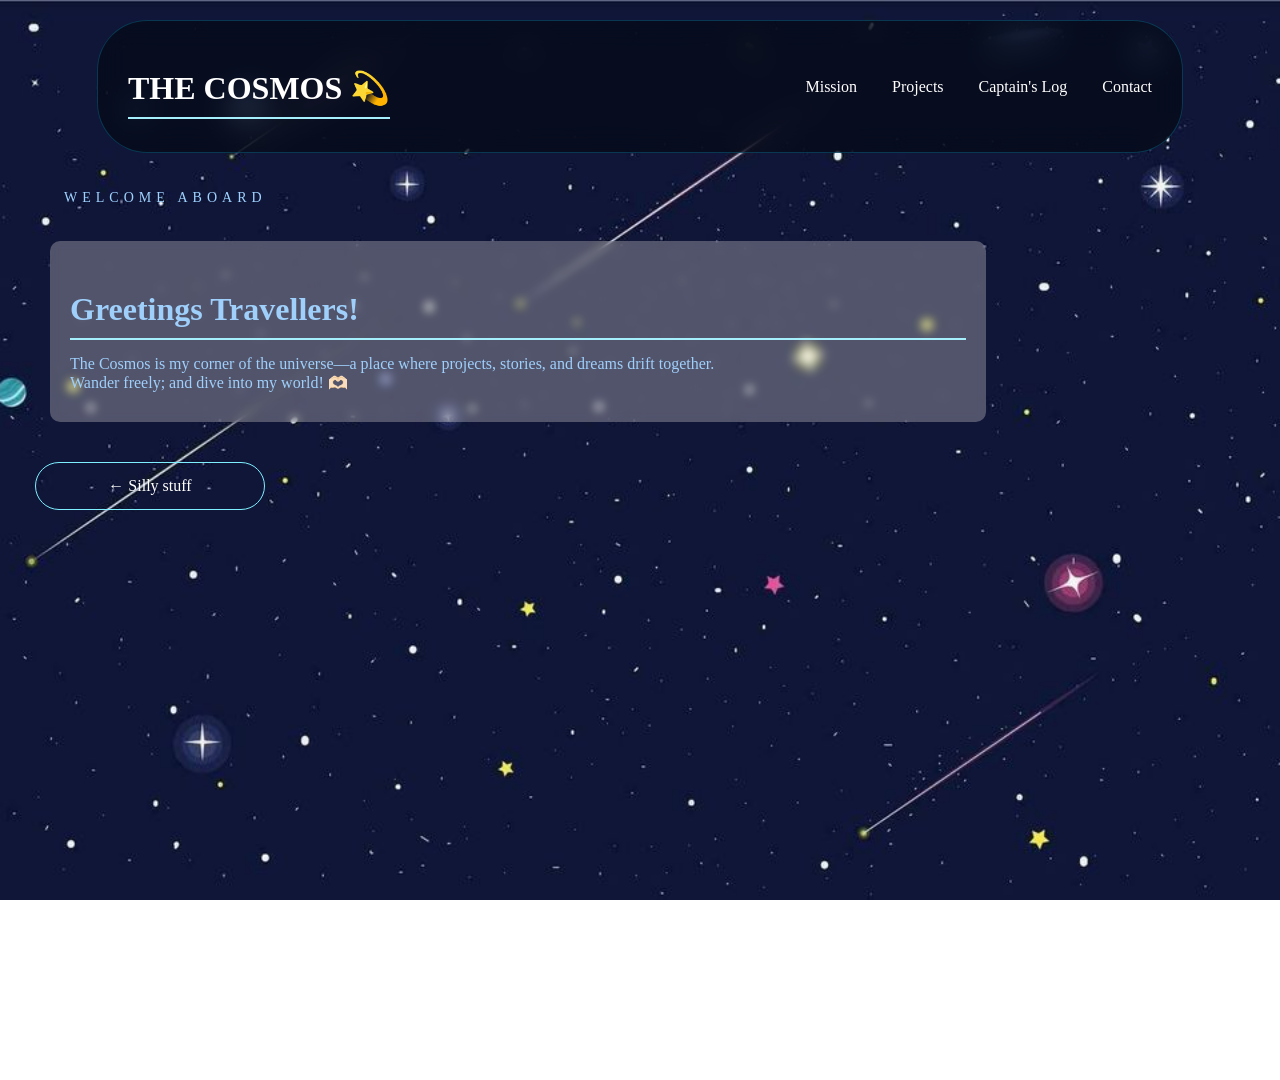
<file: index.html>
<!DOCTYPE html>
<html lang="en">
<head>
    <title>The Cosmos</title>
      <meta charset="UTF-8">
    <style>
body {
    background-image: url('cos.jpg');
    background-size: cover;
    background-repeat: no-repeat;
    background-position: center;
    background-attachment: fixed;
    
    min-height: 100vh;
    margin: 0;
}

      h2 {
        font-size: 32px;
        margin-top: 30px;
        margin-bottom: 15px;
        border-bottom: 2px solid rgb(165, 238, 251);
        padding-bottom: 10px;
      }

      .section {
      
        background-color: rgba(235, 228, 228, 0.3);
        padding: 20px;
        margin: 20px auto;
        border-radius: 10px;
        backdrop-filter: blur(5px);
        color:#9fd0fb;
        width: 70%;
        margin-top: -160px;
        margin-left: 50px;

      }
      p {
        margin: 10px 0;
      }

      html {
        cursor: url(mec8-cursor.png), auto !important;
      }

      .hero{
        width:90%;
        margin: 180px auto;
        display:flex;
        justify-content:space-between;
        align-items:center;
        color:white;  
      }

      .left{
        width:100%;
      }

      .small-title{
        letter-spacing:5px;
        color:#9fd3ff;
        font-size:14px;
        margin-bottom:15px;
      }

      .body{

      cursor:url(mec8-cursor.png), auto;

      }

      
      
</style>


    <link rel="stylesheet" href="main.css">
</head>

<body>
  <nav class="navbar">
      
    <h2 class="logo">THE COSMOS 💫</h2>

<ul>

<li><a href="dossier.html">Mission</a></li>

<li><a href="projects.html">Projects</a></li>

<li><a href="blogs.html">Captain's Log</a></li>

<li><a href="contact.html">Contact</a></li>

</ul> 

</nav>

<section class="hero">

    <div class="left">
      <p class="small-title"> WELCOME ABOARD</p>
    </div>
    
</section> 

    <div class="section">
      <h2>Greetings Travellers!</h2>
      <p>The Cosmos is my corner of the universe—a place where projects, stories, and dreams drift together. <br> Wander freely; and dive into my world! 🫶🏻</p>
    </div>

    <a href="silly.html" class="button">
← Silly stuff
    </body> 
</html>
</file>
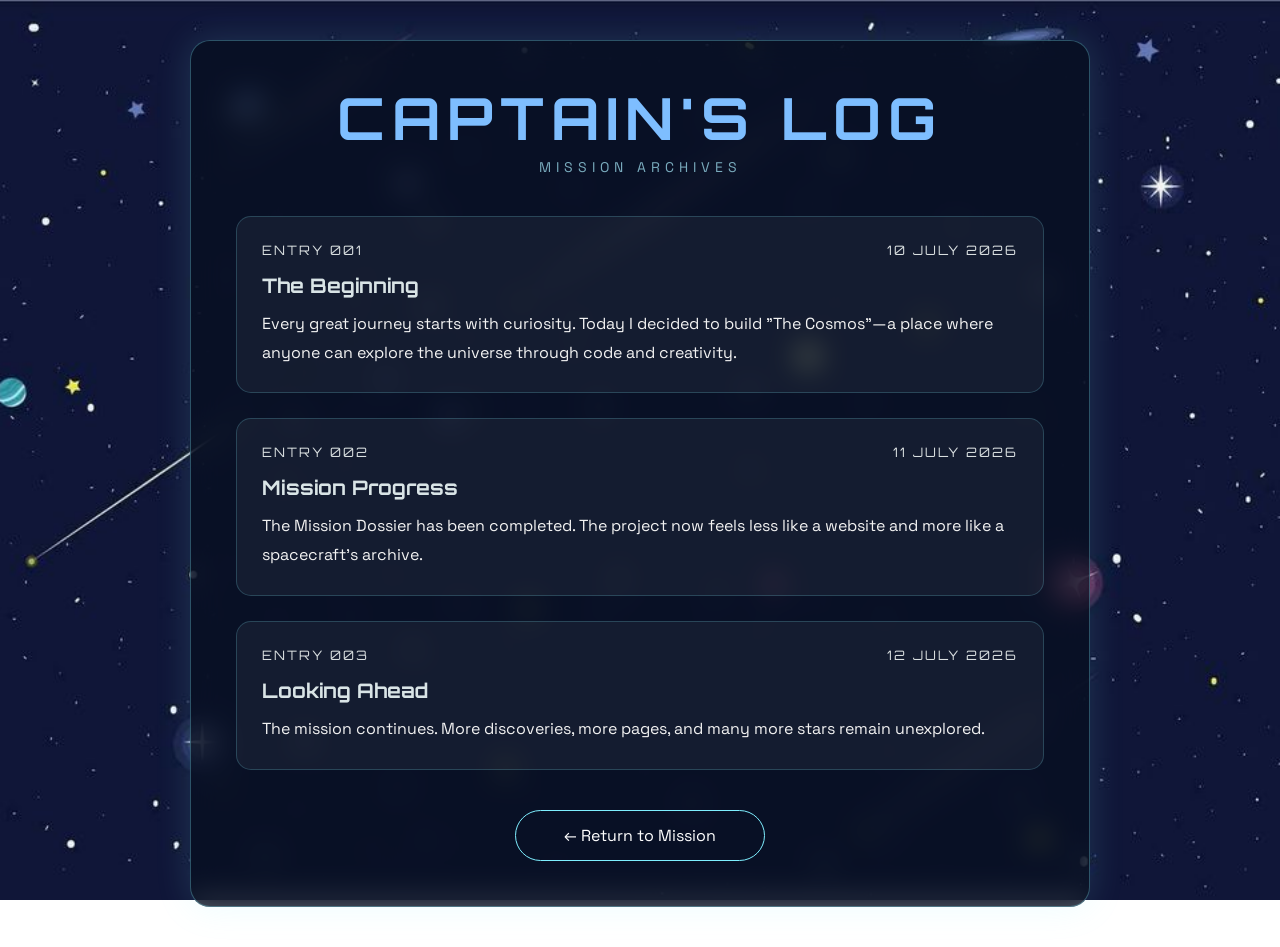
<file: blogs.html>
<!DOCTYPE html>
<html lang="en">
<head>
<meta charset="UTF-8">
<title>Captain's Log</title>

<link href="https://fonts.googleapis.com/css2?family=Orbitron:wght@500;700&family=Space+Grotesk:wght@300;400;500&display=swap" rel="stylesheet">

<style>



*{
    margin:0;
    padding:0;
    box-sizing:border-box;
}

body{
    background:url("cos.jpg") center/cover no-repeat fixed;
    font-family:"Space Grotesk",sans-serif;
    color:white;
    display:flex;
    justify-content:center;
    align-items:center;
    min-height:100vh;
    padding:40px;
}
h1{
    font-family:"Orbitron",sans-serif;
    color:#7ebeff;
    text-align:center;
    text-transform:uppercase;
    letter-spacing:7px;
    font-size:58px;      
    line-height:1.1;
    font-weight:700;
    margin-bottom:8px;
}

.subtitle{
    text-align:center;
    font-family:"Space Grotesk",sans-serif;
    color:#9fdff0;
    text-transform:uppercase;
    letter-spacing:5px;
    font-size:14px;
    opacity:0.75;
    margin-bottom:40px;
}
.card{
    width:900px;
    background:rgba(7,15,30,.70);
    backdrop-filter:blur(14px);
    border:1px solid rgba(126,239,255,.3);
    border-radius:20px;
    padding:45px;
    box-shadow:0 0 35px rgba(126,239,255,.15);
}

  .logs{
    display:flex;
    flex-direction:column;
    gap:25px;
}

.log-box{
    background:rgba(255,255,255,.05);
    border:1px solid rgba(126,239,255,.2);
    border-radius:15px;
    padding:25px;
    transition:.3s;
}

.log-header{
    display:flex;
    justify-content:space-between;
    margin-bottom:15px;

    color:#d9dfe0;
    font-size:13px;
    letter-spacing:2px;
    font-family:"Orbitron",sans-serif;
}

.log-box h3{
    color:#d9e4e6;
    margin-bottom:12px;
    font-family:"Orbitron",sans-serif;
    font-size:20px;
}

.log-box p{
    line-height:1.8;
    color:#f2f2f2;
}

.button{

display:block;

width:250px;

margin:40px auto 0;

text-align:center;

text-decoration:none;

color:white;

padding:14px;

border:1px solid #7EEFFF;

border-radius:40px;

transition:.3s;

}

.button:hover{

background:#7EEFFF;

color:#02111f;

transform:translateY(-3px);

box-shadow:0 0 20px #7EEFFF;

}

html {

        cursor: url(mec8-cursor.png), auto !important;
        
}

</style>

</head>

<body>
    
<div class="card">
      <h1>CAPTAIN'S LOG</h1>

      <p class="subtitle">MISSION ARCHIVES</p>
      
<div class="logs">

    <div class="log-box">
        <div class="log-header">
            <span>ENTRY 001</span>
            <span>10 JULY 2026</span>
        </div>

        <h3>The Beginning</h3>

        <p>
            Every great journey starts with curiosity. Today I decided
            to build "The Cosmos"—a place where anyone can explore the
            universe through code and creativity.
        </p>
    </div>

    <div class="log-box">
        <div class="log-header">
            <span>ENTRY 002</span>
            <span>11 JULY 2026</span>
        </div>

        <h3>Mission Progress</h3>

        <p>
            The Mission Dossier has been completed. The project now
            feels less like a website and more like a spacecraft's
            archive.
        </p>
    </div>

    <div class="log-box">
        <div class="log-header">
            <span>ENTRY 003</span>
            <span>12 JULY 2026</span>
        </div>

        <h3>Looking Ahead</h3>

        <p>
            The mission continues. More discoveries, more pages,
            and many more stars remain unexplored.
        </p>
    </div>

</div>

    <a href="index.html" class="button">
← Return to Mission
</a>
</body> 
</html>
</file>
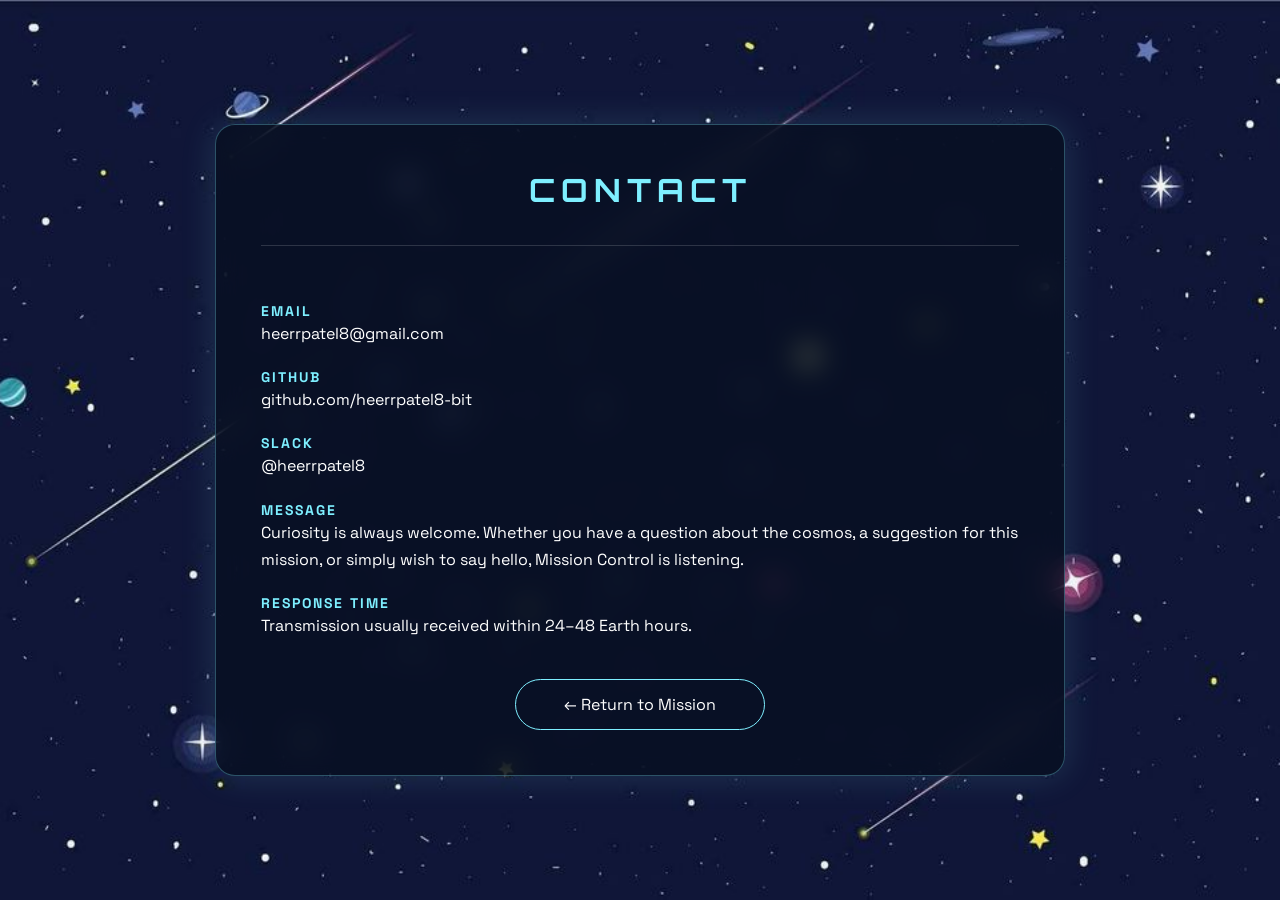
<file: contact.html>
<!DOCTYPE html>
<html lang="en">
<head>

<meta charset="UTF-8">

<title>Contact Dossier</title>

<link href="https://fonts.googleapis.com/css2?family=Orbitron:wght@500;700&family=Space+Grotesk:wght@300;400;500&display=swap" rel="stylesheet">

<link rel="stylesheet" href="contact.css">

</head>

<body>

<div class="card">

<h1>CONTACT</h1>

<hr> 

<div class="info">
<br>
<div class="row">
<div class="label">EMAIL</div>
<div class="value">
<a href="mailto:your@email.com">heerrpatel8@gmail.com</a>
</div>
</div>
<br>
<div class="row">
<div class="label">GITHUB</div>
<div class="value">
<a href="https://github.com/heerrpatel8-bit" target="_blank">
github.com/heerrpatel8-bit
</a>
</div>
</div>
<br>
<div class="row">
<div class="label">SLACK</div>
<div class="value">
<a href="https://slack.com/heerrpatel8" target="_blank">
@heerrpatel8
</a>
</div>
</div>
<br>
<div class="row">
<div class="label">MESSAGE</div>
<div class="value">
Curiosity is always welcome. Whether you have a question about the cosmos, a suggestion for this mission, or simply wish to say hello, Mission Control is listening.
</div>
</div>
<br>
<div class="row">
<div class="label">RESPONSE TIME</div>
<div class="value">
Transmission usually received within 24–48 Earth hours.
</div>
</div>

</div>

<a href="index.html" class="button">
← Return to Mission
</a>

</div>

</body>
</html>
</file>
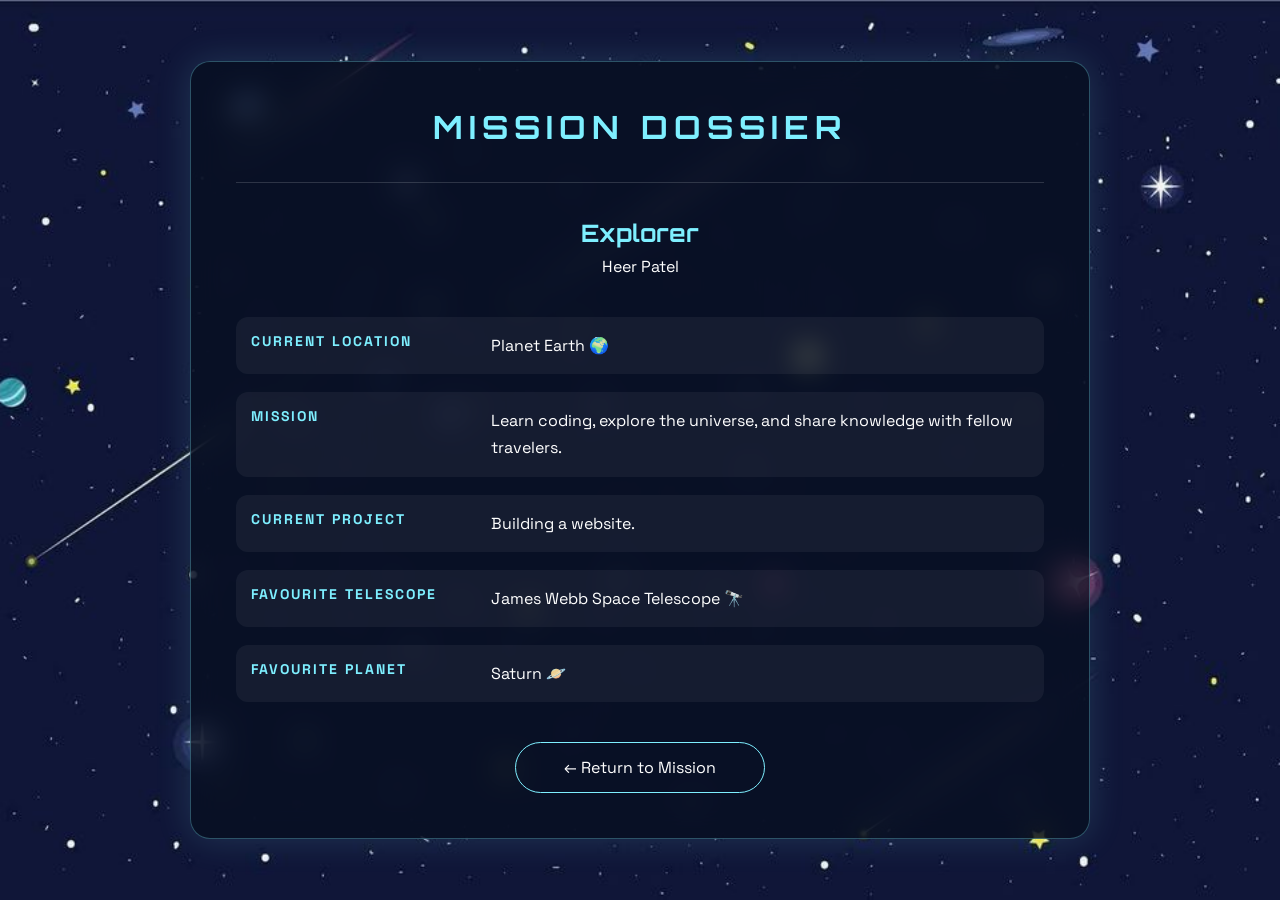
<file: dossier.html>
<!DOCTYPE html>
<html lang="en">

<head>

<meta charset="UTF-8">

<title>Mission Dossier</title>

<link href="https://fonts.googleapis.com/css2?family=Orbitron:wght@500;700&family=Space+Grotesk:wght@300;400;500&display=swap" rel="stylesheet">

<link rel="stylesheet" href="dossier.css">

</head>

<body>

<div class="card">

<h1>MISSION DOSSIER</h1>

<hr>

<div class="profile">

<h2>Explorer</h2>

<p>Heer Patel</p>

</div>

<div class="info">

<div class="row">
<div class="label">CURRENT LOCATION</div>
<div class="value">Planet Earth 🌍</div>
</div>

<div class="row">
<div class="label">MISSION</div>
<div class="value">
Learn coding, explore the universe, and share knowledge with fellow travelers.
</div>
</div>

<div class="row">
<div class="label">CURRENT PROJECT</div>
<div class="value">
Building a website.
</div>
</div>

<div class="row">
<div class="label">FAVOURITE TELESCOPE</div>
<div class="value">
James Webb Space Telescope 🔭
</div>
</div>

<div class="row">
<div class="label">FAVOURITE PLANET</div>
<div class="value">
Saturn 🪐
</div>
</div>

</div>

<a href="index.html" class="button">
← Return to Mission
</a>

</div>

</body>

</html>
</file>
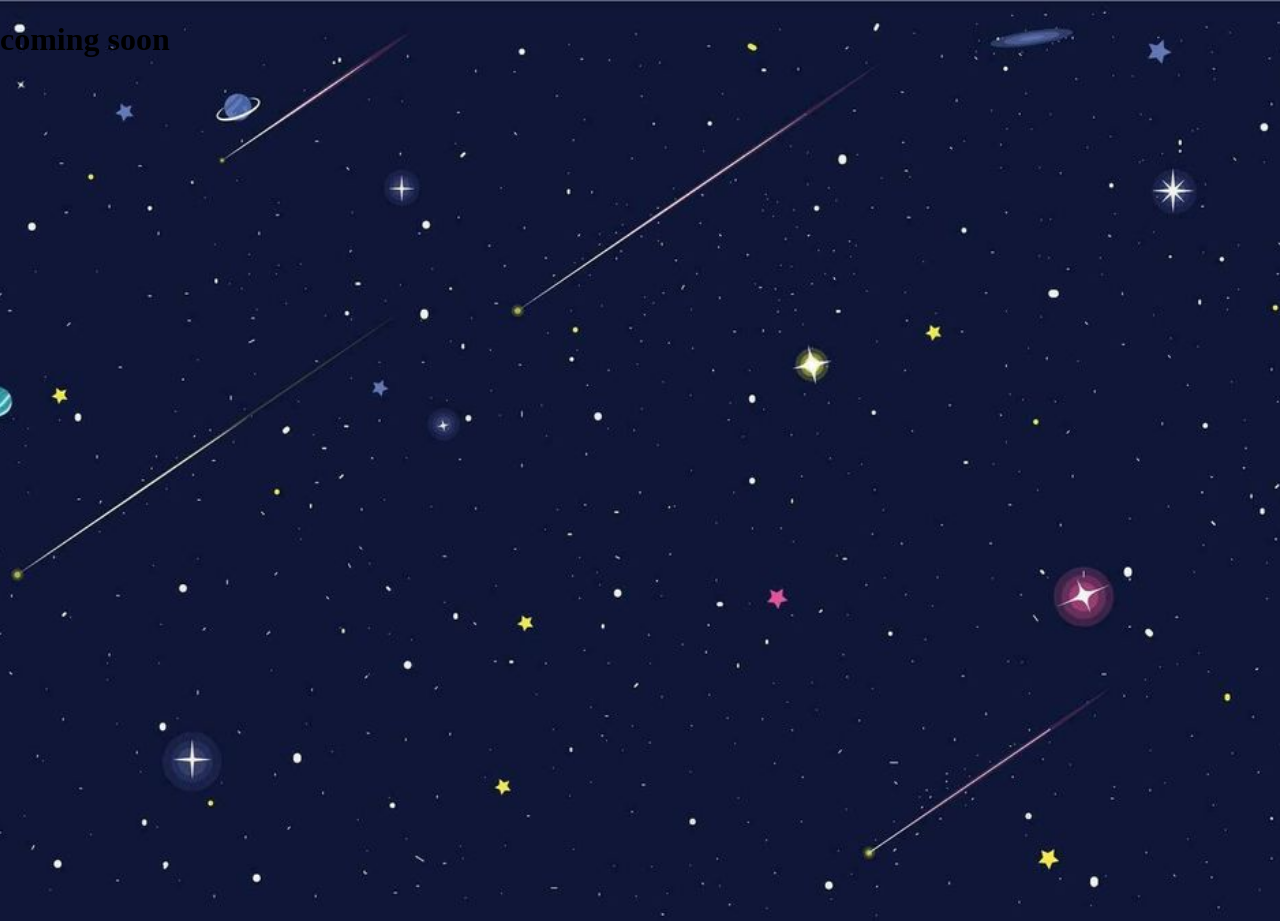
<file: index-cosmos.html>
<!DOCTYPE html>
<html lang="en">
<head>
    <title>The Cosmos</title>
   </head>
    <style>
body {
    background-image: url('cos.jpg');
    background-size: cover;
    background-repeat: no-repeat;
    background-position: center;
    height: 100vh;
    margin: 0;
}
</style>
  <h1> coming soon </h1>
</body>
</html>
</file>
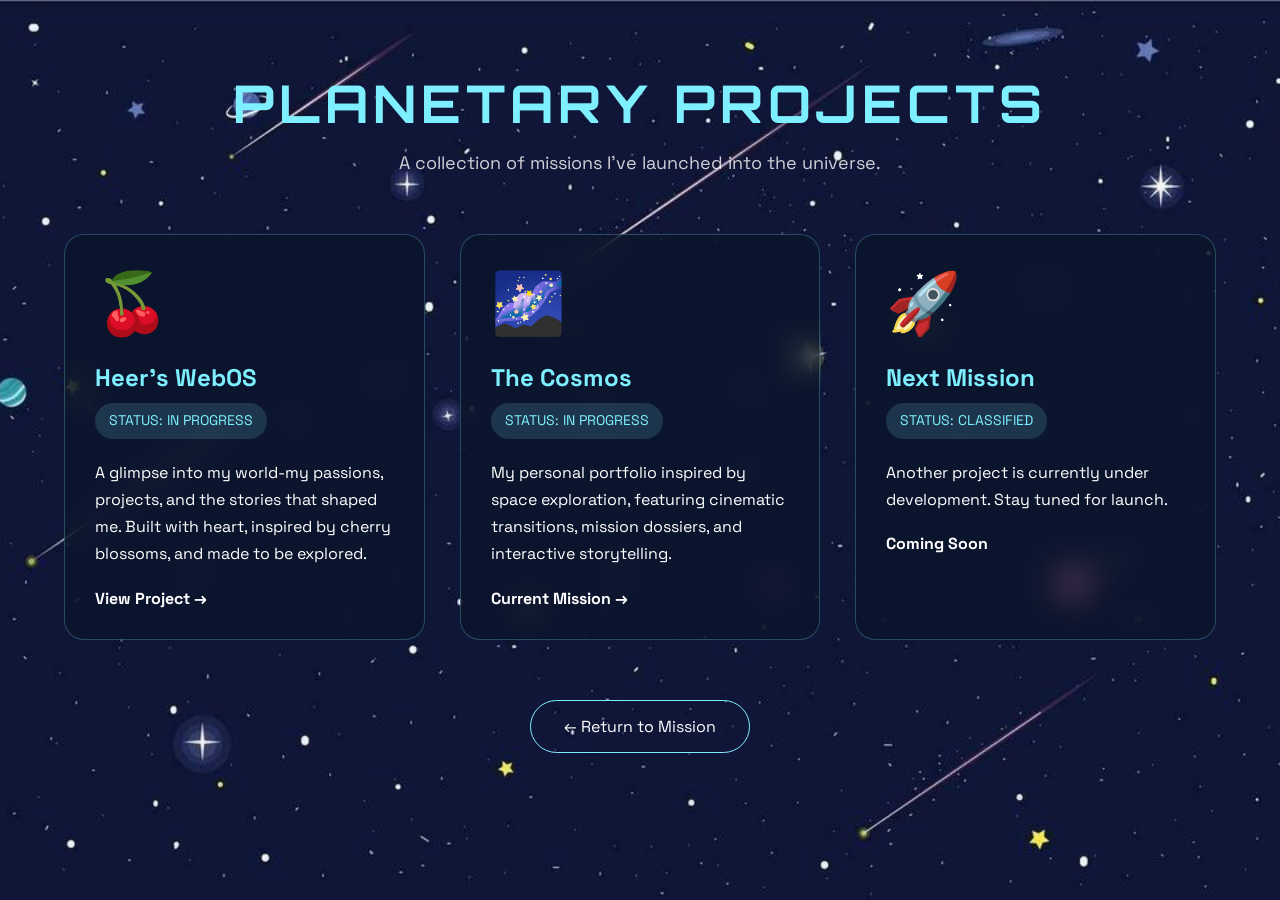
<file: projects.html>
<!DOCTYPE html>
<html lang="en">

<head>

<meta charset="UTF-8">

<title>Planetary Projects</title>

<link href="https://fonts.googleapis.com/css2?family=Orbitron:wght@500;700&family=Space+Grotesk:wght@300;400;500&display=swap" rel="stylesheet">

<link rel="stylesheet" href="projects.css">

</head>

<body>

<div class="container">

<h1>PLANETARY PROJECTS</h1>

<p class="subtitle">
A collection of missions I've launched into the universe.
</p>

<div class="projects">

<div class="card">

<div class="planet">🍒</div>

<h2>Heer's WebOS</h2>

<p class="status">STATUS: IN PROGRESS</p>

<p>
A glimpse into my world-my passions, projects, and the stories that shaped me. Built with heart, inspired by cherry blossoms, and made to be explored.
</p>

<a href="https://heerrpatel8-bit.github.io/My-First-WebOS/">View Project →</a>

</div>

<div class="card">

<div class="planet">🌌</div>

<h2>The Cosmos</h2>

<p class="status">STATUS: IN PROGRESS</p>

<p>
My personal portfolio inspired by space exploration, featuring cinematic transitions, mission dossiers, and interactive storytelling.
</p>

<a href=" https://heerrpatel8-bit.github.io/cosmos/">Current Mission →</a>

</div>

<div class="card">

<div class="planet">🚀</div>

<h2>Next Mission</h2>

<p class="status">STATUS: CLASSIFIED</p>

<p>
Another project is currently under development. Stay tuned for launch.
</p>

<a href="#">Coming Soon</a>

</div>

</div>

<a class="back" href="index.html">
← Return to Mission
</a>

</div>

</body>
</html>
</file>
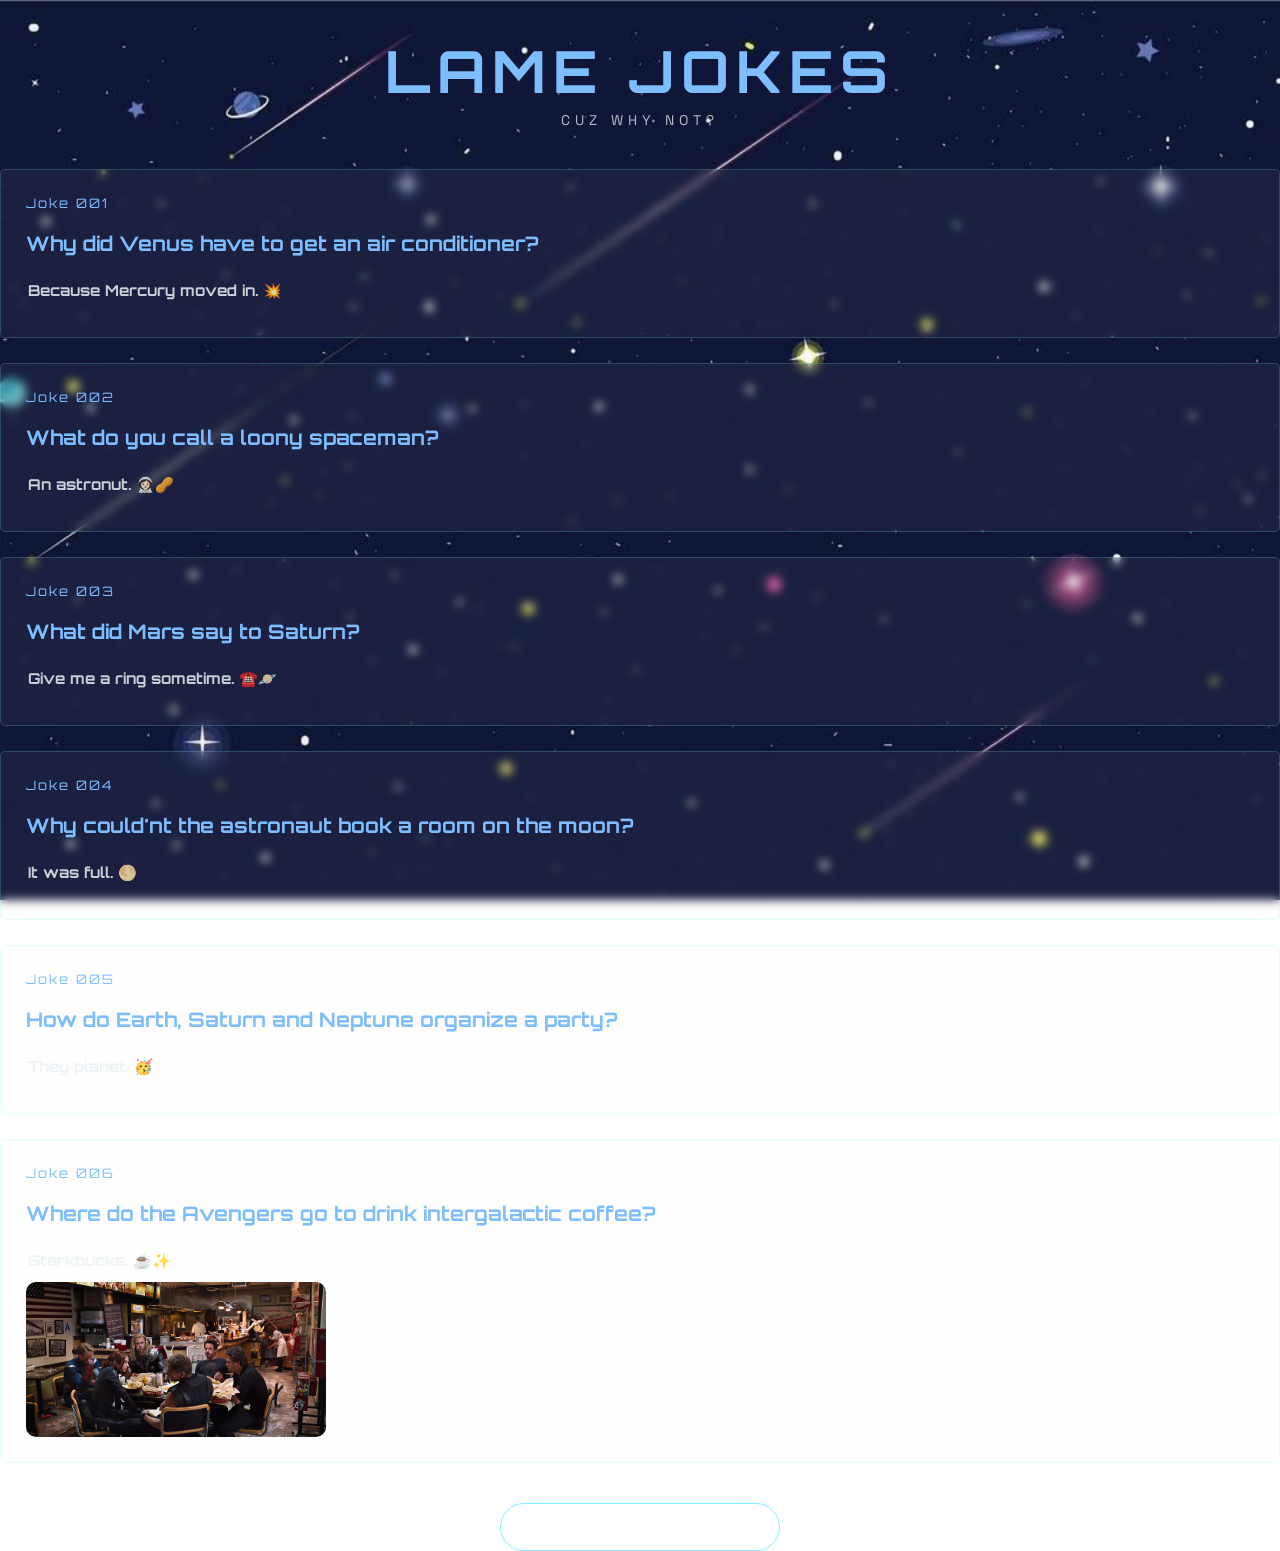
<file: silly.html>
<!DOCTYPE html>
<html lang="en">
<head>
<meta charset="UTF-8">
        <title> Silly Jokes </title>

        <link rel="stylesheet" href="silly.css">
        <link href="https://fonts.googleapis.com/css2?family=Orbitron:wght@500;700&family=Space+Grotesk:wght@300;400;500&display=swap" rel="stylesheet">

</head>

<body>

    <h1>Lame Jokes</h1>
    <div class="subtitle"> Cuz why not? </div>

    <div class="box">

            <div class="box-box">
                <div class="box-header">
                    <span>Joke 001</span>
                    </div>
                    
                    <h3>Why did Venus have to get an air conditioner?</h3>
                
                <h5> Because Mercury moved in. 💥</h5>
           </div>

           <div class="box-box">
                <div class="box-header">
                    <span>Joke 002</span>
                    </div>
                    
                    <h3>What do you call a loony spaceman?</h3>
                
                <h5> An astronut. 👩🏻‍🚀🥜 </h5>
                </div>

            <div class="box-box">
                <div class="box-header">
                    <span>Joke 003</span>
                </div>

                <h3>What did Mars say to Saturn?</h3>

            <h5>Give me a ring sometime. ☎️🪐 </h5>
            </div>

            <div class="box-box">
                <div class="box-header">
                    <span>Joke 004</span>
                </div>

                <h3>Why could'nt the astronaut book a room on the moon?</h3>

            <h5>It was full. 🌕</h5>
            </div>

            <div class="box-box">
                <div class="box-header">
                    <span>Joke 005</span>
                </div>

                <h3>How do Earth, Saturn and Neptune organize a party?</h3>

            <h5>They planet. 🥳</h5>
            </div>

            <div class="box-box">
                <div class="box-header">
                    <span>Joke 006</span>
                </div>

                <h3>Where do the Avengers go to drink intergalactic coffee?</h3>

            <h5>Starkbucks. ☕️✨</h5>

                <div class="image-container">
                    <img src="avengers.jpg" alt="Just random something..." class="left-image">
                </div>
            </div>


        </div>

        <a href="index.html" class="button">
            ← Return to Mission
        </a>
    </body>
</html>
</file>
<file: main.css>
.navbar{

position:fixed;

top:20px;

left:50%;

transform:translateX(-50%);

width:80%;

display:flex;

justify-content:space-between;

align-items:center;

padding:18px 30px;

background:rgba(1, 6, 12, 0.55);

backdrop-filter:blur(15px);

border:1px solid rgba(13, 186, 229, 0.25);

border-radius:50px;

z-index:1000;

}

.navbar ul{

display:flex;

gap:35px;

list-style:none;

}

.navbar a{

color:white;

text-decoration:none;

transition:.3s;

}

.navbar a:hover{

color:#7EEFFF;

}

.button{

    display:inline-block;

    margin-top:20px;

    text-decoration:none;

    color:white;

    border:1px solid #7EEFFF;

    padding:12px 24px;

    border-radius:30px;

    transition:.3s;

}
.button:hover{

    background:#7EEFFF;

    color:black;

}

.logo {
    color: white;
}

.progress{

height:10px;

background:#333;

border-radius:20px;

overflow:hidden;

}

.fill{

width:70%;

height:100%;

background:#7EEFFF;

}




.button{

display:inline-block;

width:200px;

margin-left:35px;

text-align:center;

text-decoration:none;

color:white;

padding:14px;

border:1px solid #7EEFFF;

border-radius:40px;

transition:.3s;

}

.button:hover{

background:#7EEFFF;

color:#02111f;

transform:translateY(-3px);

box-shadow:0 0 20px #7EEFFF;

}
</file>
<file: contact.css>
*{
    margin:0;
    padding:0;
    box-sizing:border-box;
}

html{
    cursor:url("mec8-cursor.png"), auto !important;
}

body{
    background:url("cos.jpg") center/cover no-repeat fixed;
    font-family:"Space Grotesk", sans-serif;

    display:flex;
    justify-content:center;
    align-items:center;

    min-height:100vh;
    padding:40px;
    color:white;
}

/* Main Card */

.card{
    width:850px;
    background:rgba(7,15,30,.70);
    backdrop-filter:blur(14px);

    border:1px solid rgba(126,239,255,.3);
    border-radius:20px;

    padding:45px;

    box-shadow:0 0 35px rgba(126,239,255,.15);
}

/* Heading */

h1{
    font-family:"Orbitron", sans-serif;
    text-align:center;
    color:#7EEFFF;

    letter-spacing:6px;
    margin-bottom:35px;
}

/* Small Information Bar */

.top{
    display:flex;
    justify-content:space-around;
    text-align:center;

    margin-bottom:30px;
}

.top span{
    color:#7EEFFF;
    font-size:13px;
    letter-spacing:2px;
}

.green{
    color:#62ff9d;
}

hr{
    border:none;
    border-top:1px solid rgba(255,255,255,.15);
    margin-bottom:35px;
}

/* Intro */

.intro{
    text-align:center;
    margin-bottom:40px;
}

.intro h2{
    font-family:"Orbitron", sans-serif;
    color:#7EEFFF;
    margin-bottom:10px;
}

.intro p{
    color:#d6e8ff;
    line-height:1.8;
}

/* Contact Details */

.contact{
    display:flex;
    flex-direction:column;
    gap:18px;
}

.item{
    display:grid;
    grid-template-columns:220px 1fr;

    padding:18px;

    background:rgba(255,255,255,.05);
    border-radius:12px;

    transition:.3s;
}

.item:hover{
    background:rgba(126,239,255,.08);
    transform:translateY(-2px);
}

.label{
    color:#7EEFFF;
    font-weight:bold;
    letter-spacing:2px;
    font-size:14px;
}

.value{
    line-height:1.7;
}

.value a{
    color:white;
    text-decoration:none;
    transition:.3s;
}

.value a:hover{
    color:#7EEFFF;
    text-shadow:0 0 10px #7EEFFF;
}

/* Button */

.button{
    display:block;
    width:250px;

    margin:40px auto 0;

    text-align:center;
    text-decoration:none;

    color:white;

    padding:14px;

    border:1px solid #7EEFFF;
    border-radius:40px;

    transition:.3s;
}

.button:hover{
    background:#7EEFFF;
    color:#02111f;

    transform:translateY(-3px);
    box-shadow:0 0 20px #7EEFFF;
}
</file>
<file: dossier.css>
*{
margin:0;
padding:0;
box-sizing:border-box;
}

body{

background:url("cos.jpg") center/cover no-repeat fixed;

font-family:"Space Grotesk",sans-serif;

display:flex;

justify-content:center;

align-items:center;

min-height:100vh;

padding:40px;

color:white;

}

.card{

width:900px;

background:rgba(7,15,30,.70);

backdrop-filter:blur(14px);

border:1px solid rgba(126,239,255,.3);

border-radius:20px;

padding:45px;

box-shadow:
0 0 35px rgba(126,239,255,.15);

}

h1{

font-family:"Orbitron",sans-serif;

text-align:center;

color:#7EEFFF;

letter-spacing:6px;

margin-bottom:35px;

}

.top{

display:flex;

justify-content:space-around;

margin-bottom:30px;

text-align:center;

}

.top span{

color:#7EEFFF;

font-size:13px;

letter-spacing:2px;

}

.green{

color:#62ff9d;

}

hr{

border:none;

border-top:1px solid rgba(255,255,255,.15);

margin-bottom:35px;

}

.profile{

text-align:center;

margin-bottom:40px;

}

.profile img{

width:140px;

height:140px;

border-radius:50%;

object-fit:cover;

border:3px solid #7EEFFF;

box-shadow:0 0 25px rgba(126,239,255,.4);

margin-bottom:15px;

}

.profile h2{

font-family:"Orbitron",sans-serif;

color:#7EEFFF;

margin-bottom:8px;

}

.info{

display:flex;

flex-direction:column;

gap:18px;

}

.row{

display:grid;

grid-template-columns:240px 1fr;

padding:15px;

border-radius:12px;

background:rgba(255,255,255,.05);

}

.label{

color:#7EEFFF;

font-weight:bold;

letter-spacing:2px;

font-size:14px;

}

.value{

line-height:1.7;

}

.button{

display:block;

width:250px;

margin:40px auto 0;

text-align:center;

text-decoration:none;

color:white;

padding:14px;

border:1px solid #7EEFFF;

border-radius:40px;

transition:.3s;

}

.button:hover{

background:#7EEFFF;

color:#02111f;

transform:translateY(-3px);

box-shadow:0 0 20px #7EEFFF;

}

html {
        cursor: url(mec8-cursor.png), auto !important;
      }
</file>
<file: projects.css>
*{
margin:0;
padding:0;
box-sizing:border-box;
}

body{

background:url("cos.jpg");
background-size:cover;
background-position:center;
background-attachment:fixed;

font-family:"Space Grotesk",sans-serif;

color:white;

}

.container{

width:90%;

max-width:1300px;

margin:auto;

padding:70px 0;

}

h1{

font-family:"Orbitron",sans-serif;

text-align:center;

font-size:52px;

letter-spacing:5px;

color:#7EEFFF;

margin-bottom:15px;

}

.subtitle{

text-align:center;

font-size:18px;

opacity:.8;

margin-bottom:60px;

}

.projects{

display:grid;

grid-template-columns:repeat(auto-fit,minmax(320px,1fr));

gap:35px;

}

.card{

background:rgba(10,20,40,.65);

backdrop-filter:blur(15px);

padding:30px;

border-radius:20px;

border:1px solid rgba(126,239,255,.25);

transition:.4s;

}

.card:hover{

transform:translateY(-10px);

box-shadow:0 0 25px rgba(126,239,255,.3);

}

.planet{

font-size:60px;

margin-bottom:20px;

}

.card h2{

color:#7EEFFF;

margin-bottom:10px;

}

.status{

display:inline-block;

padding:6px 14px;

border-radius:30px;

background:rgba(126,239,255,.15);

color:#7EEFFF;

margin-bottom:20px;

font-size:14px;

}

.card p{

line-height:1.7;

margin-bottom:20px;

}

.card a{

color:white;

text-decoration:none;

font-weight:bold;

}

.card a:hover{

color:#7EEFFF;

}

.back{

display:block;

width:220px;

margin:60px auto;

text-align:center;

padding:15px;

border:1px solid #7EEFFF;

border-radius:40px;

text-decoration:none;

color:white;

transition:.3s;

}

.back:hover{

background:#7EEFFF;

color:#04111f;

}

    html {
        cursor: url(mec8-cursor.png), auto !important;
      }
</file>
<file: silly.css>
body{

        background-image: url('cos.jpg');
    background-size: cover;
    background-repeat: no-repeat;
    background-position: center;
    background-attachment: fixed;
    
    min-height: 100vh;
    margin: 0;

    }

    h1{
    font-family:"Orbitron",sans-serif;
    color:#7ebeff;
    text-align:center;
    text-transform:uppercase;
    letter-spacing:7px;
    font-size:58px;      
    line-height:1.1;
    font-weight:700;
    margin-bottom:8px;
    }

    .subtitle{
    text-align:center;
    font-family:"Space Grotesk",sans-serif;
    color:#ecf2f4;
    text-transform:uppercase;
    letter-spacing:5px;
    font-size:14px;
    opacity:0.75;
    margin-bottom:40px;
    }

    .box{

        display:flex;
        flex-direction:column;
        gap:25px;

    }

    .box-box{

        background: rgba(225,225,225,.05);
        border:1px solid rgba(126,239,225,.2);
        border-radius:5px;
        padding:25px;
        transition:.3s;
        backdrop-filter: blur(5px);

    }

    .box-header{

        display:flex;
        justify-content:space-between;
        font-family:"Orbitron",sans-serif;
        color:#7ebeff;
        font-size:13px;
        letter-spacing:2px;
        font-family:"Orbitron",sans-serif;


    }

    .box-box h3{

        color:#7ebeff;
        margin-bottom:12px;
        font-family:"Orbitron", sans-serif;
        font-size:20px;

    }

    .box-box h5{

       
        color:#ecf2f4d7;
        margin-bottom:12px;
        font-family:"Orbitron", sans-serif;
        font-size:15px;
        margin-left: 2px;

    }

    .button{

        display:block;
        width:250px;
        margin:40px auto 0;
        text-align:center;
        text-decoration:none;
        color:white;
        padding:14px;
        border:1px solid #7EEFFF;
        border-radius:40px;
        transition:.3s;

    }

    .button:hover{

        background:#7EEFFF;
        color:#02111f;
        transform:translateY(-3px);
        box-shadow:0 0 20px #7EEFFF;

    }

    html{

        cursor: url(mec8-cursor.png), auto !important;

    }

    .image-container {
    display: flex;
    justify-content: flex-start; /* Left align */
    }

    .left-image {
    width: 300px;
    height: auto;
    border-radius:10px;
    }
</file>
